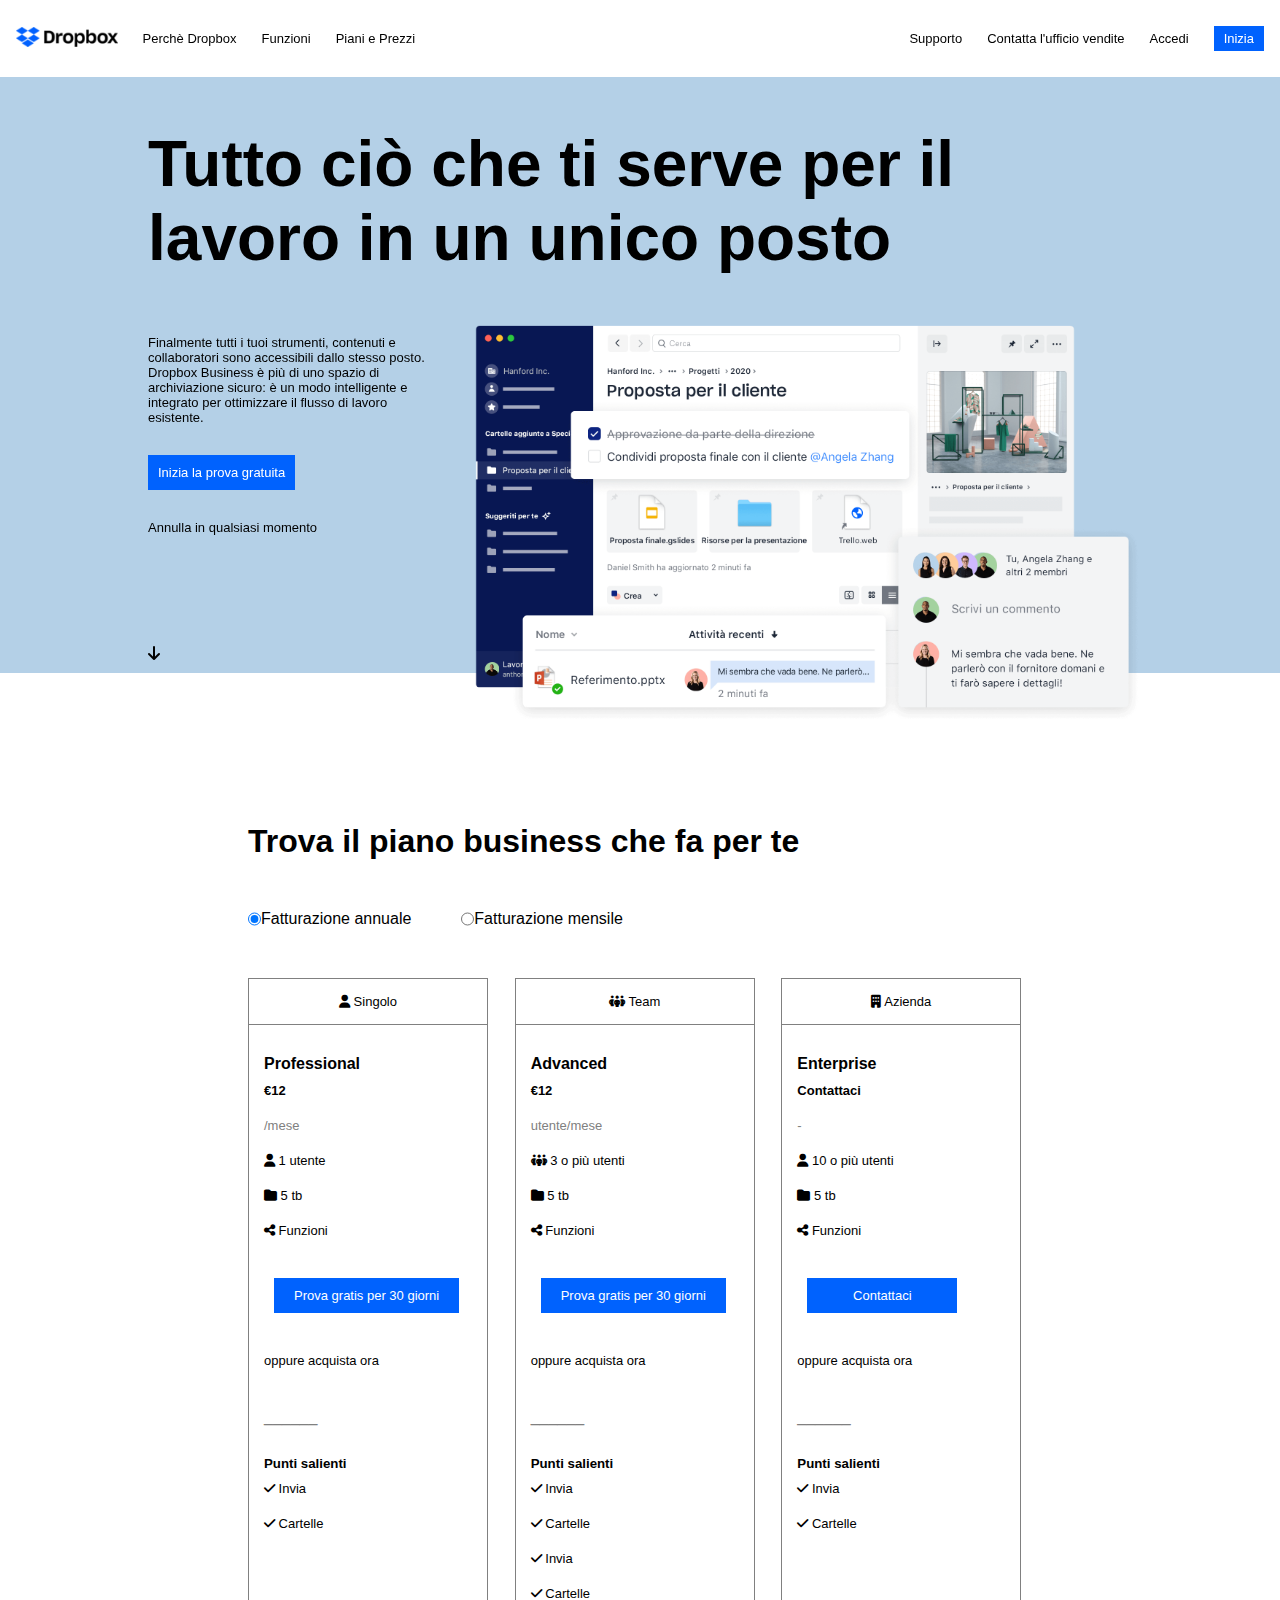
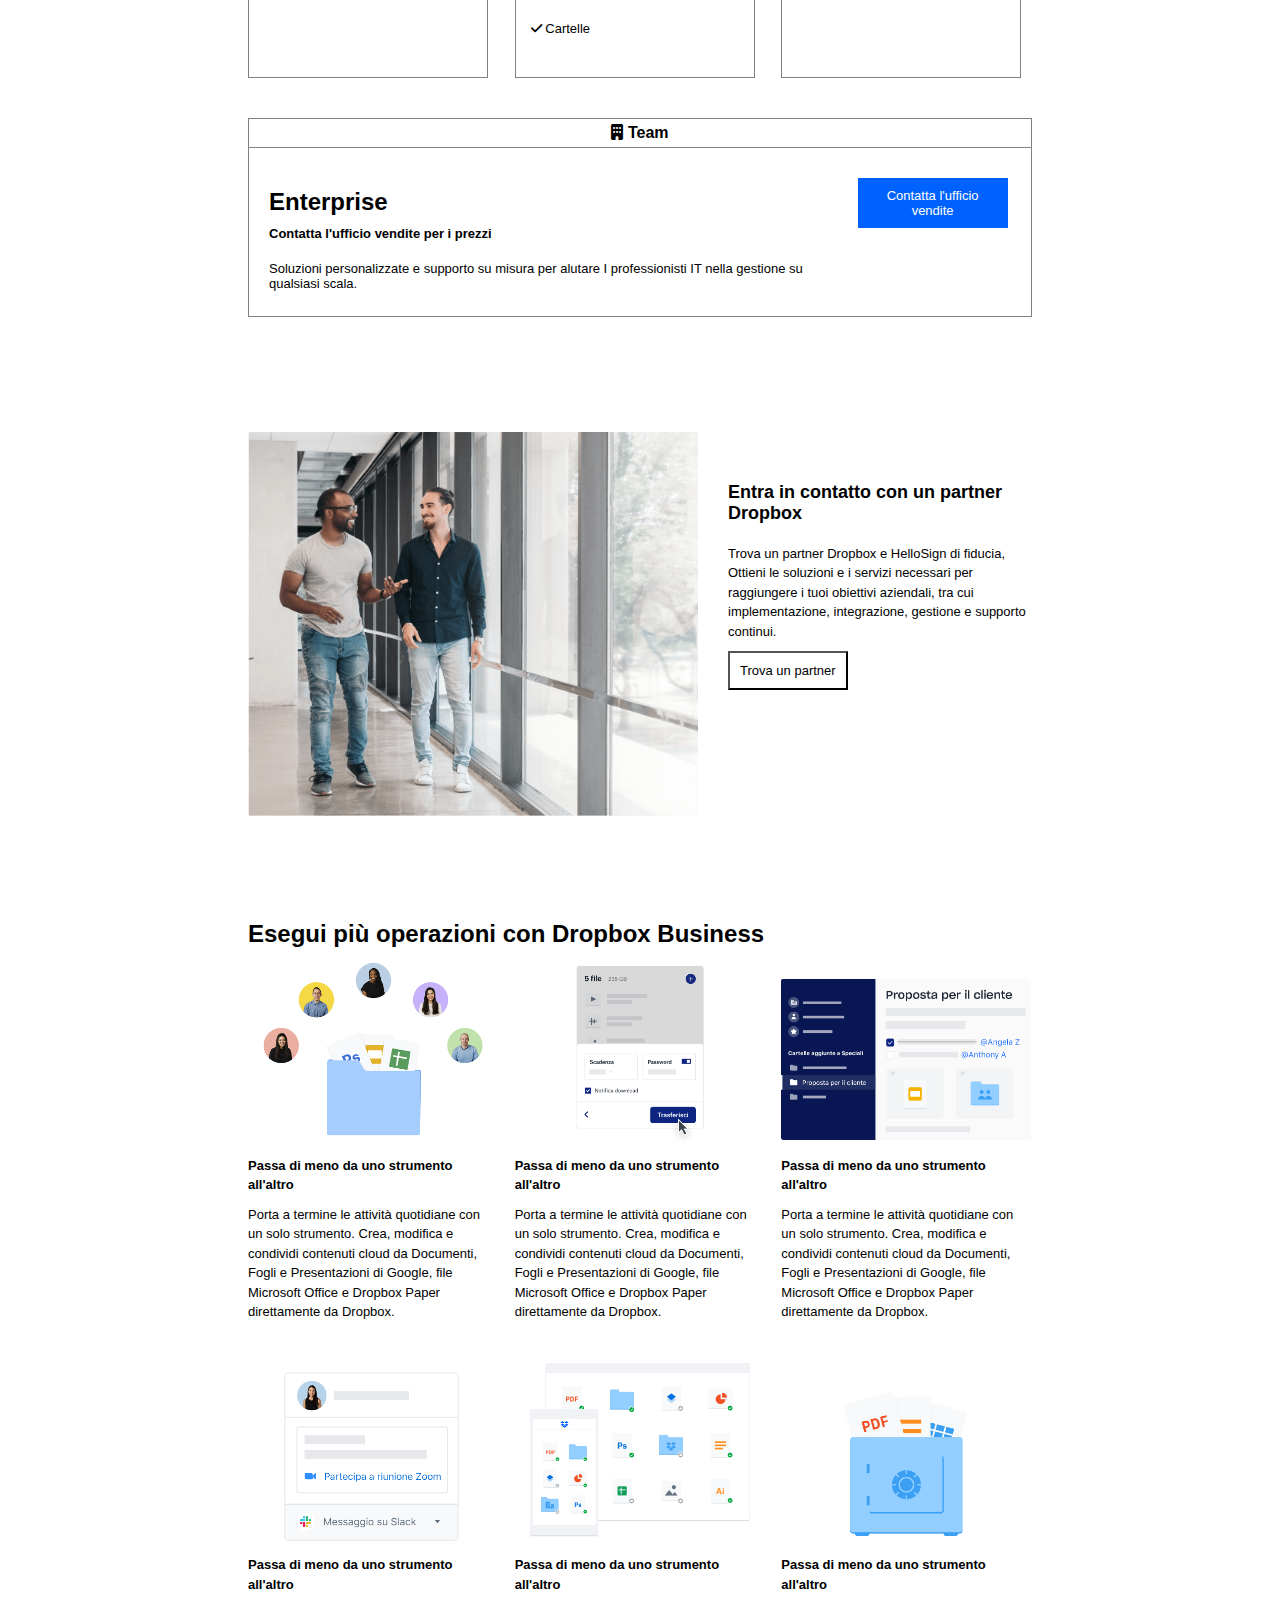
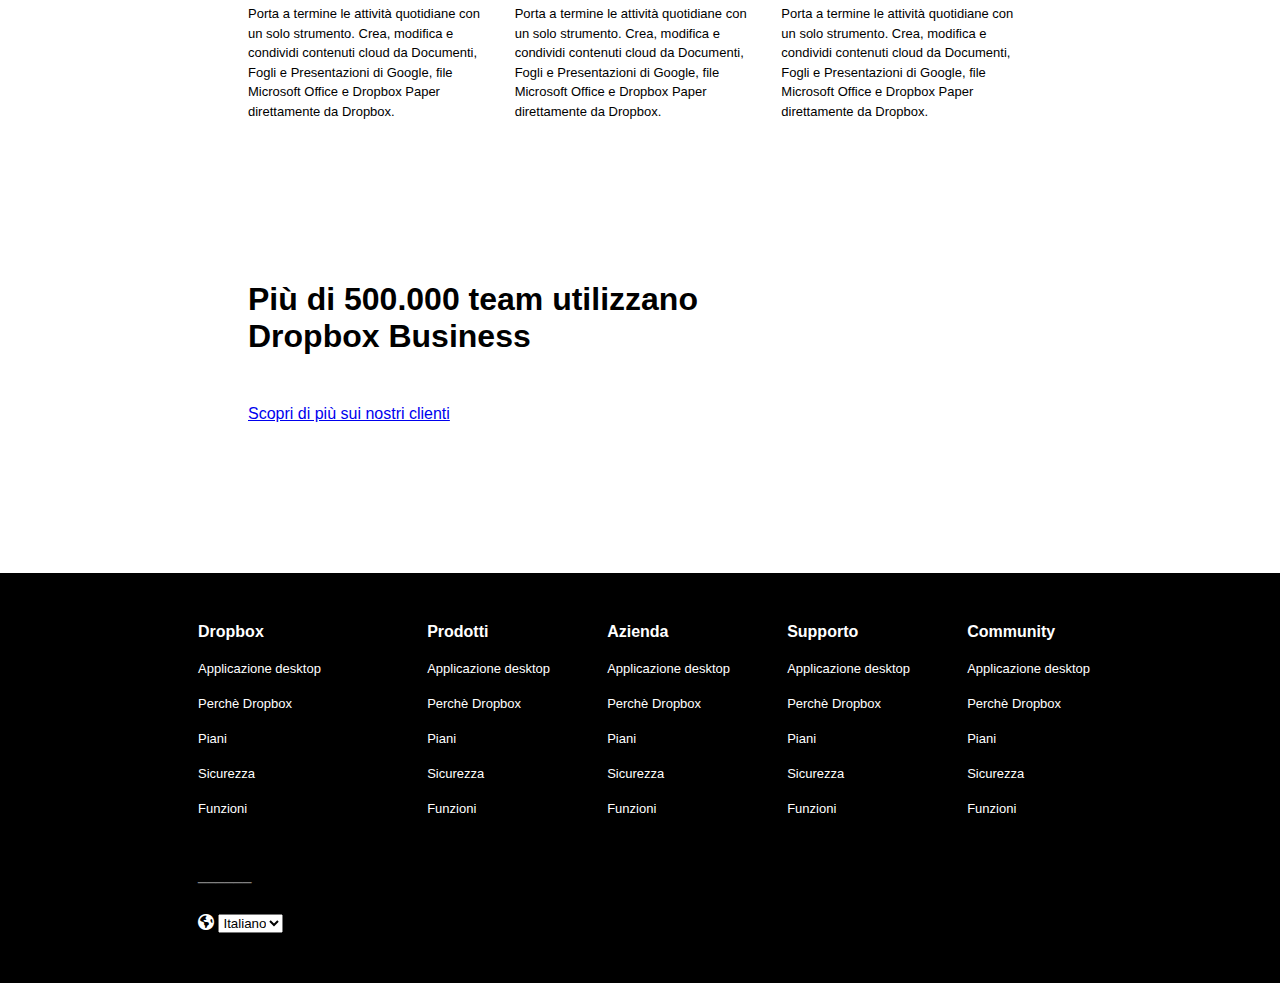
<file: index.html>
<!DOCTYPE html>
<html lang="en">
  <head>
    <meta charset="UTF-8" />
    <meta name="viewport" content="width=device-width, initial-scale=1.0" />
    <title>Dropbox</title>
    <link rel="stylesheet" href="./style.css" />
    <link
      rel="stylesheet"
      href="https://cdnjs.cloudflare.com/ajax/libs/font-awesome/6.7.2/css/all.min.css"
      integrity="sha512-Evv84Mr4kqVGRNSgIGL/F/aIDqQb7xQ2vcrdIwxfjThSH8CSR7PBEakCr51Ck+w+/U6swU2Im1vVX0SVk9ABhg=="
      crossorigin="anonymous"
      referrerpolicy="no-referrer"
    />
  </head>
  <body>
    <header>
      <div class="page-header">
        <nav class="header-links">
          <ul>
            <li><a href="#"></a> <img src="./img/logo-small.png" alt="" /></li>
            <li><a href="#"></a>Perchè Dropbox</li>
            <li><a href="#"></a>Funzioni</li>
            <li><a href="#"></a>Piani e Prezzi</li>
          </ul>
        </nav>
        <nav class="header-links">
          <ul>
            <li><a href="#"></a>Supporto</li>
            <li><a href="#"></a>Contatta l'ufficio vendite</li>
            <li><a href="#"></a>Accedi</li>
            <li>
              <a href="#"></a> <button class="small-button">Inizia</button>
            </li>
          </ul>
        </nav>
      </div>
    </header>

    <main>
      <section id="jumbo">
        <div class="container">
          <h1>Tutto ciò che ti serve per il lavoro in un unico posto</h1>
          <div class="row">
            <div class="col30">
              <p>
                Finalmente tutti i tuoi strumenti, contenuti e collaboratori
                sono accessibili dallo stesso posto. Dropbox Business è più di
                uno spazio di archiviazione sicuro: è un modo intelligente e
                integrato per ottimizzare il flusso di lavoro esistente.
              </p>
              <button class="small-button-2">Inizia la prova gratuita</button>
              <p>Annulla in qualsiasi momento</p>
              <div class="arrow">
                <i class="fa-solid fa-arrow-down"></i>
              </div>
            </div>
            <div class="col70">
              <img src="./img/jumbo.png" alt="" />
            </div>
          </div>
        </div>
      </section>
      <section id="business-plan">
        <div class="container container-s">
          <h2 class="h2-bt">Trova il piano business che fa per te</h2>
          <div class="payment-type">
            <input type="radio" id="annual" name="drone" value="huey" checked />
            <label for="huey">Fatturazione annuale</label>
            <input type="radio" id="monthly" name="drone" value="dewey" />
            <label for="dewey">Fatturazione mensile</label>
          </div>
          <div class="row">
            <div class="col-1-3">
              <div class="card-pt">
                <div class="card-header">
                  <p><i class="fa-solid fa-user"></i> Singolo</p>
                </div>
                <div class="card-main">
                  <h4>Professional</h4>
                  <p class="bold">€12</p>
                  <p class="grey">/mese</p>
                  <p><i class="fa-solid fa-user"></i> 1 utente</p>
                  <p><i class="fa-solid fa-folder"></i> 5 tb</p>
                  <p><i class="fa-solid fa-share-nodes"></i> Funzioni</p>
                  <button class="large-button">
                    Prova gratis per 30 giorni
                  </button>
                  <p>oppure acquista ora</p>
                  <div class="separator">______</div>
                  <h5>Punti salienti</h5>
                  <p><i class="fa-solid fa-check"></i> Invia</p>
                  <p><i class="fa-solid fa-check"></i> Cartelle</p>
                </div>
              </div>
            </div>
            <div class="col-1-3">
              <div class="card-pt">
                <div class="card-header">
                  <p><i class="fa-solid fa-people-group"></i> Team</p>
                </div>
                <div class="card-main">
                  <h4>Advanced</h4>
                  <p class="bold">€12</p>
                  <p class="grey">utente/mese</p>
                  <p><i class="fa-solid fa-people-group"></i> 3 o più utenti</p>
                  <p><i class="fa-solid fa-folder"></i> 5 tb</p>
                  <p><i class="fa-solid fa-share-nodes"></i> Funzioni</p>
                  <button class="large-button">
                    Prova gratis per 30 giorni
                  </button>
                  <p>oppure acquista ora</p>
                  <div class="separator">______</div>
                  <h5>Punti salienti</h5>
                  <p><i class="fa-solid fa-check"></i> Invia</p>
                  <p><i class="fa-solid fa-check"></i> Cartelle</p>
                  <p><i class="fa-solid fa-check"></i> Invia</p>
                  <p><i class="fa-solid fa-check"></i> Cartelle</p>
                  <p><i class="fa-solid fa-check"></i> Cartelle</p>
                </div>
              </div>
            </div>
            <div class="col-1-3">
              <div class="card-pt">
                <div class="card-header">
                  <p><i class="fa-solid fa-building"></i> Azienda</p>
                </div>
                <div class="card-main">
                  <h4>Enterprise</h4>
                  <p class="bold">Contattaci</p>
                  <p class="grey">-</p>
                  <p><i class="fa-solid fa-user"></i> 10 o più utenti</p>
                  <p><i class="fa-solid fa-folder"></i> 5 tb</p>
                  <p><i class="fa-solid fa-share-nodes"></i> Funzioni</p>
                  <button class="large-button">Contattaci</button>
                  <p>oppure acquista ora</p>
                  <div class="separator">______</div>
                  <h5>Punti salienti</h5>
                  <p><i class="fa-solid fa-check"></i> Invia</p>
                  <p><i class="fa-solid fa-check"></i> Cartelle</p>
                </div>
              </div>
            </div>
          </div>

          <div class="card card-full">
            <div class="card-header">
              <h4><i class="fa-solid fa-building"></i> Team</h4>
            </div>
            <div class="row">
              <div class="col70">
                <div class="card-full">
                  <h2>Enterprise</h2>
                  <p><b>Contatta l'ufficio vendite per i prezzi</b></p>
                  <p>
                    Soluzioni personalizzate e supporto su misura per alutare I
                    professionisti IT nella gestione su qualsiasi scala.
                  </p>
                </div>
              </div>
              <div class="col-20">
                <button class="large-button">Contatta l'ufficio vendite</button>
              </div>
            </div>
          </div>
        </div>
      </section>
      <section id="find-partner" class="">
        <div class="container container-s">
          <div class="row">
            <div class="col-60">
              <img src="./img/partner.png" alt="" />
            </div>
            <div class="col-40">
              <div class="card-fp">
                <h4>Entra in contatto con un partner Dropbox</h4>
                <p>
                  Trova un partner Dropbox e HelloSign di fiducia, Ottieni le
                  soluzioni e i servizi necessari per raggiungere i tuoi
                  obiettivi aziendali, tra cui implementazione, integrazione,
                  gestione e supporto continui.
                </p>
                <button class="partner-button">Trova un partner</button>
              </div>
            </div>
          </div>
        </div>
      </section>
      <section id="utilities">
        <div class="container container-s">
          <h2>Esegui più operazioni con Dropbox Business</h2>
          <div class="row">
            <div class="col-1-3">
              <div class="card-ut">
                <img src="./img/1.png" alt="" />
                <h4>Passa di meno da uno strumento all'altro</h4>
                <p>
                  Porta a termine le attività quotidiane con un solo strumento.
                  Crea, modifica e condividi contenuti cloud da Documenti, Fogli
                  e Presentazioni di Google, file Microsoft Office e Dropbox
                  Paper direttamente da Dropbox.
                </p>
              </div>
            </div>
            <div class="col-1-3">
              <div class="card-ut">
                <img src="./img/2.png" alt="" />
                <h4>Passa di meno da uno strumento all'altro</h4>
                <p>
                  Porta a termine le attività quotidiane con un solo strumento.
                  Crea, modifica e condividi contenuti cloud da Documenti, Fogli
                  e Presentazioni di Google, file Microsoft Office e Dropbox
                  Paper direttamente da Dropbox.
                </p>
              </div>
            </div>
            <div class="col-1-3">
              <div class="card-ut">
                <img src="./img/3.png" alt="" />
                <h4>Passa di meno da uno strumento all'altro</h4>
                <p>
                  Porta a termine le attività quotidiane con un solo strumento.
                  Crea, modifica e condividi contenuti cloud da Documenti, Fogli
                  e Presentazioni di Google, file Microsoft Office e Dropbox
                  Paper direttamente da Dropbox.
                </p>
              </div>
            </div>
            <div class="col-1-3">
              <div class="card-ut">
                <img src="./img/4.png" alt="" />
                <h4>Passa di meno da uno strumento all'altro</h4>
                <p>
                  Porta a termine le attività quotidiane con un solo strumento.
                  Crea, modifica e condividi contenuti cloud da Documenti, Fogli
                  e Presentazioni di Google, file Microsoft Office e Dropbox
                  Paper direttamente da Dropbox.
                </p>
              </div>
            </div>
            <div class="col-1-3">
              <div class="card-ut">
                <img src="./img/5.png" alt="" />
                <h4>Passa di meno da uno strumento all'altro</h4>
                <p>
                  Porta a termine le attività quotidiane con un solo strumento.
                  Crea, modifica e condividi contenuti cloud da Documenti, Fogli
                  e Presentazioni di Google, file Microsoft Office e Dropbox
                  Paper direttamente da Dropbox.
                </p>
              </div>
            </div>
            <div class="col-1-3">
              <div class="card-ut">
                <img src="./img/6.png" alt="" />
                <h4>Passa di meno da uno strumento all'altro</h4>
                <p>
                  Porta a termine le attività quotidiane con un solo strumento.
                  Crea, modifica e condividi contenuti cloud da Documenti, Fogli
                  e Presentazioni di Google, file Microsoft Office e Dropbox
                  Paper direttamente da Dropbox.
                </p>
              </div>
            </div>
          </div>
        </div>
      </section>
      <section id="clients" class="">
        <div class="container container-s">
          <h2>Più di 500.000 team utilizzano <br />Dropbox Business</h2>
          <a href="#">Scopri di più sui nostri clienti</a>
        </div>
      </section>
    </main>

    <footer class="page-footer">
      <div class="container container-b">
        <div class="row row-xl">
          <div class="col-20">
            <div class="card-fo">
              <h4>Dropbox</h4>
              <ul>
                <li>Applicazione desktop</li>
                <li>Perchè Dropbox</li>
                <li>Piani</li>
                <li>Sicurezza</li>
                <li>Funzioni</li>
              </ul>
            </div>
          </div>
          <div classLink="col-20">
            <div claLinkss="card-fo">
              <h4>Prodotti</h4>
              <ul>
                <li>Applicazione desktop</li>
                <li>Perchè Dropbox</li>
                <li>Piani</li>
                <li>Sicurezza</li>
                <li>Funzioni</li>
              </ul>
            </div>
          </div>
          <div classLink="col-20">
            <div claLinkss="card-fo">
              <h4>Azienda</h4>
              <ul>
                <li>Applicazione desktop</li>
                <li>Perchè Dropbox</li>
                <li>Piani</li>
                <li>Sicurezza</li>
                <li>Funzioni</li>
              </ul>
            </div>
          </div>
          <div classLink="col-20">
            <div claLinkss="card-fo">
              <h4>Supporto</h4>
              <ul>
                <li>Applicazione desktop</li>
                <li>Perchè Dropbox</li>
                <li>Piani</li>
                <li>Sicurezza</li>
                <li>Funzioni</li>
              </ul>
            </div>
          </div>
          <div classLink="col-20">
            <div class="card-fo">
              <h4>Community</h4>
              <ul>
                <li>Applicazione desktop</li>
                <li>Perchè Dropbox</li>
                <li>Piani</li>
                <li>Sicurezza</li>
                <li>Funzioni</li>
              </ul>
            </div>
          </div>
        </div>
        <div class="separator">______</div>
        <i class="fa-solid fa-earth-americas"></i>
        <select name="pets" id="lang-select">
          <option value="">Italiano</option>
        </select>
      </div>
    </footer>
  </body>
</html>
</file>
<file: style.css>
/* UTILITIES */

* {
  font-family: Arial, Helvetica, sans-serif;
  margin: 0;
  box-sizing: border-box;
  padding: 0;
}
.debug,
.debug * {
  min-height: 50px;
  padding: 5px;
  background-color: #ff000010;
  border: 2px dashed red;
}
.container {
  max-width: 1000px;
  margin-left: auto;
  margin-right: auto;
  padding-left: 0.5rem;
  padding-right: 0.5rem;
}
.container.container-s {
  max-width: 800px;
}
.container.container-b {
  max-width: 900px;
}

#business-plan,
#find-partner,
#utilities,
#clients {
  padding-top: 100px;
}
.small-button,
.small-button-2 {
  background-color: #0062fe;
  color: white;
  padding: 5px 10px;
  border: 0;
}

.large-button {
  margin: 30px 10px;
  padding: 10px 20px;
  background-color: #0062fe;
  color: white;
  border: 0;
  font-size: small;
  min-width: 150px;
}
.row {
  display: flex;
  flex-wrap: wrap;
  row-gap: 1rem;
  margin-left: -0.5rem;
  margin-right: -0.5rem;
}

.row-xl {
  justify-content: space-between;
}

/* HEADER */

.page-header {
  display: flex;
  justify-content: space-between;
  position: sticky;
  top: 0;
  font-size: small;
  padding: 1rem;
  align-items: center;
  min-height: 60px;
}
.page-header ul {
  display: flex;
  align-items: center;
  gap: 25px;
}
.header-links li {
  display: inline-block;
  list-style: none;
}
nav img {
  height: 20px;
}

/* JUMBO */

#jumbo {
  background-color: #b4d0e7;
}
#jumbo img {
  max-width: 700px;
  padding-top: 50px;
}
#jumbo .col30 {
  display: flex;
  flex-direction: column;
  align-items: flex-start;
}

#jumbo .arrow {
  margin-top: auto;
  margin-bottom: 30px;
}
#jumbo .container {
  position: relative;
  top: 50px;
}
#jumbo h1 {
  font-size: 4rem;
  font-weight: bold;
}
#jumbo p {
  padding: 30px 0px;
  font-size: small;
}
.small-button-2 {
  padding: 10px;
  font-size: small;
}

[class*="col"] {
  padding-left: 0.5rem;
  padding-right: 0.5rem;
}

.col {
  width: 100%;
}
.col-1-2 {
  width: 50%;
}
.col-1-3 {
  width: calc(100% / 3);
}
.col70 {
  width: 70%;
}
.col30 {
  width: 30%;
  margin: 30px 0px;
}
.col-60 {
  width: 60%;
}
.col-40 {
  width: 40%;
}
.col-20 {
  width: 20%;
}
.payment-type {
  display: flex;
}
.card {
  border: 1px solid grey;
}
.card-pt {
  border: 1px solid grey;
  min-height: 700px;
  max-width: 240px;
}
.card-header {
  border-bottom: 1px solid grey;
}
/* BUSINESS PLAN */
.h2-bt {
  padding: 50px 0px;
  font-size: 2rem;
}
.payment-type {
  padding-bottom: 50px;
}
label {
  padding-right: 50px;
}
#business-plan .card {
  display: flex;
  flex-direction: column;
}

.card-header {
  text-align: center;
  padding: 5px;
}
.card-main {
  padding: 30px 15px;
}
.card-main p {
  padding: 10px 0px;
}
.card-main .bold {
  font-weight: bold;
}
.separator {
  color: grey;
  margin: 30px 0;
}

.card-main .grey {
  color: grey;
}

.card-full {
  padding: 0px 0px;
  margin-top: 40px;
  margin-bottom: 15px;
}

#business-plan .col70 {
  margin: 0px 20px;
}
/* FIND PARTNER */

#find-partner img {
  max-width: 450px;
}
#find-partner h4,
p,
button {
  padding: 10px 0px;
  font-size: small;
}
#find-partner h4 {
  padding-top: 50px;
  font-size: large;
}
#find-partner button {
  background-color: white;
  padding: 10px;
}
#find-partner p {
  line-height: 1.5;
}

/* UTILITIES */

#utilities img {
  max-width: 250px;
}

.card-ut {
  max-width: 250px;
  font-size: small;
  line-height: 1.5;
}

/* CLIENTS */
#clients h2 {
  font-size: xx-large;
}

#clients h2,
a {
  padding-top: 50px;
  padding-bottom: 50px;
}

/* FOOTER */
.page-footer {
  background-color: black;
  color: white;
  padding: 50px;
  margin-top: 150px;
}
.page-footer ul,
li {
  list-style: none;
  padding: 10px 0px;
}
.page-footer li {
  font-size: small;
}
</file>
